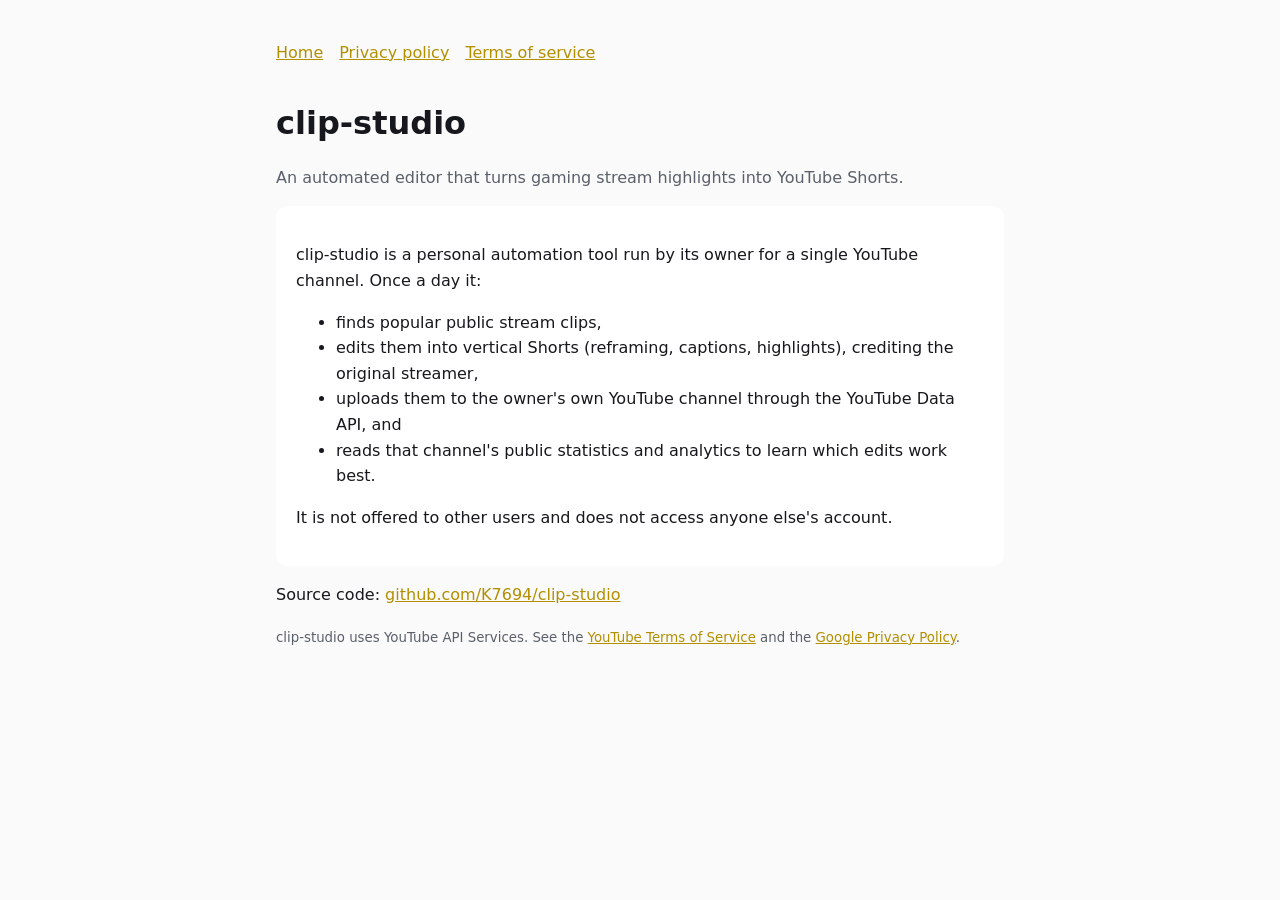
<file: docs/index.html>
<!doctype html>
<html lang="en"><head><meta charset="utf-8"><meta name="viewport" content="width=device-width,initial-scale=1">
<title>clip-studio</title><link rel="stylesheet" href="style.css"></head>
<body><main>
<nav><a href="./">Home</a><a href="privacy.html">Privacy policy</a><a href="terms.html">Terms of service</a></nav>
<h1>clip-studio</h1>
<p class="muted">An automated editor that turns gaming stream highlights into YouTube Shorts.</p>
<div class="card">
<p>clip-studio is a personal automation tool run by its owner for a single YouTube channel. Once a day it:</p>
<ul>
<li>finds popular public stream clips,</li>
<li>edits them into vertical Shorts (reframing, captions, highlights), crediting the original streamer,</li>
<li>uploads them to the owner's own YouTube channel through the YouTube Data API, and</li>
<li>reads that channel's public statistics and analytics to learn which edits work best.</li>
</ul>
<p>It is not offered to other users and does not access anyone else's account.</p>
</div>
<p>Source code: <a href="https://github.com/K7694/clip-studio">github.com/K7694/clip-studio</a></p>
<p><small>clip-studio uses YouTube API Services. See the <a href="https://www.youtube.com/t/terms">YouTube Terms of Service</a> and the <a href="https://policies.google.com/privacy">Google Privacy Policy</a>.</small></p>
</main></body></html>
</file>
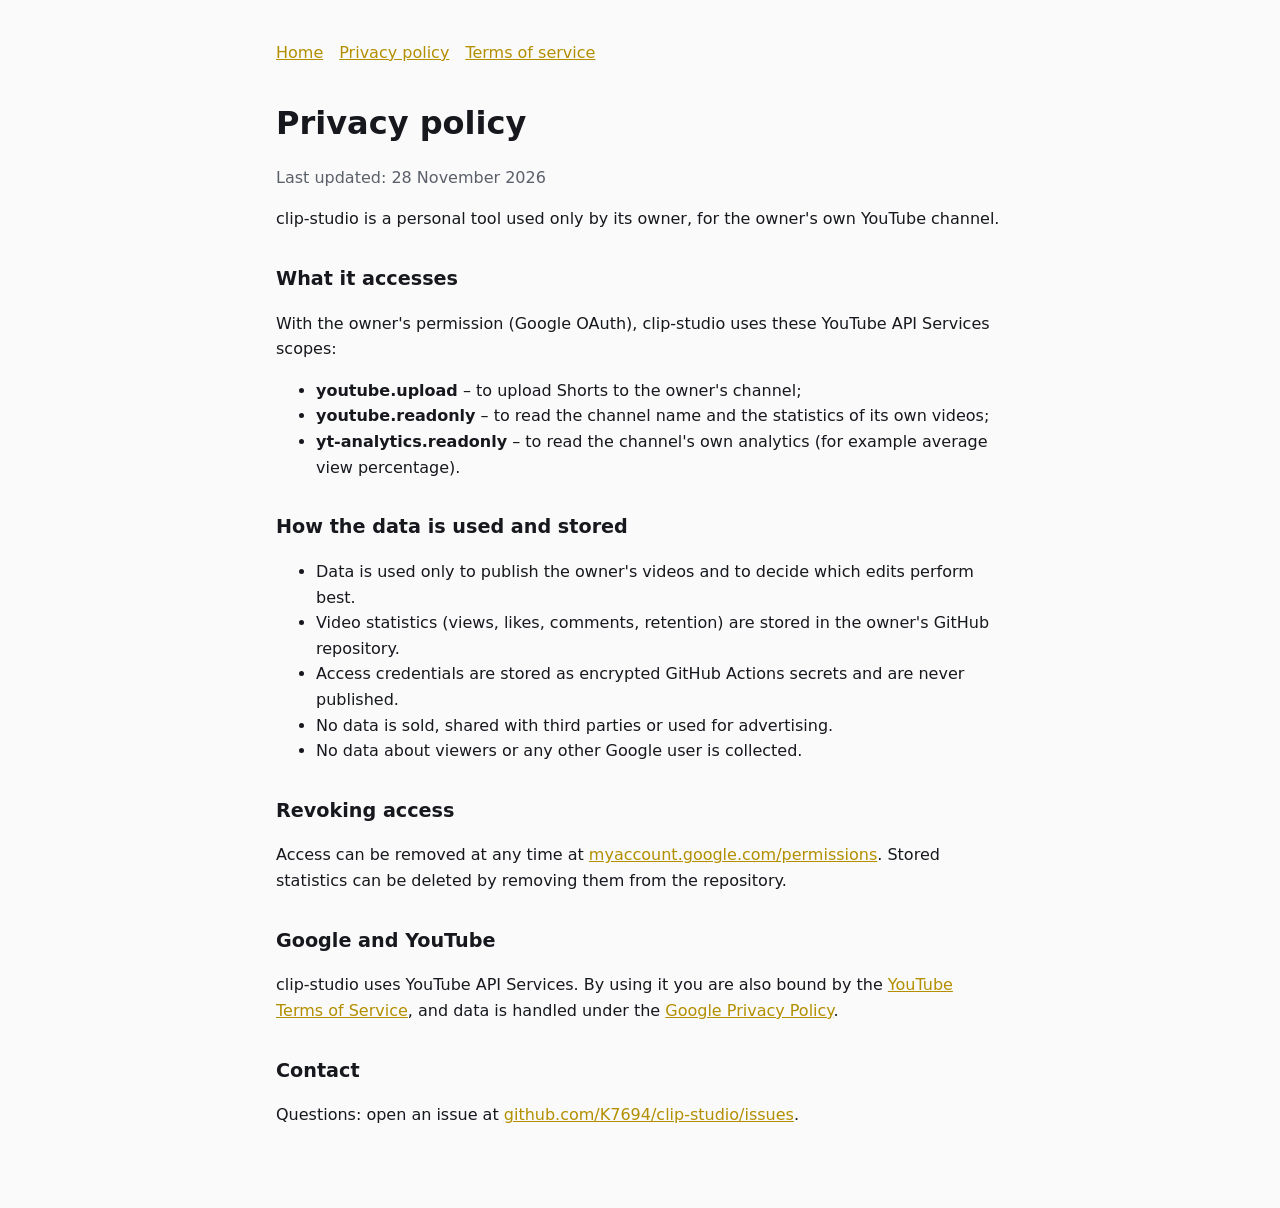
<file: docs/privacy.html>
<!doctype html>
<html lang="en"><head><meta charset="utf-8"><meta name="viewport" content="width=device-width,initial-scale=1">
<title>clip-studio privacy</title><link rel="stylesheet" href="style.css"></head>
<body><main>
<nav><a href="./">Home</a><a href="privacy.html">Privacy policy</a><a href="terms.html">Terms of service</a></nav>
<h1>Privacy policy</h1>
<p class="muted">Last updated: 28 November 2026</p>
<p>clip-studio is a personal tool used only by its owner, for the owner's own YouTube channel.</p>
<h2>What it accesses</h2>
<p>With the owner's permission (Google OAuth), clip-studio uses these YouTube API Services scopes:</p>
<ul>
<li><b>youtube.upload</b> – to upload Shorts to the owner's channel;</li>
<li><b>youtube.readonly</b> – to read the channel name and the statistics of its own videos;</li>
<li><b>yt-analytics.readonly</b> – to read the channel's own analytics (for example average view percentage).</li>
</ul>
<h2>How the data is used and stored</h2>
<ul>
<li>Data is used only to publish the owner's videos and to decide which edits perform best.</li>
<li>Video statistics (views, likes, comments, retention) are stored in the owner's GitHub repository.</li>
<li>Access credentials are stored as encrypted GitHub Actions secrets and are never published.</li>
<li>No data is sold, shared with third parties or used for advertising.</li>
<li>No data about viewers or any other Google user is collected.</li>
</ul>
<h2>Revoking access</h2>
<p>Access can be removed at any time at <a href="https://myaccount.google.com/permissions">myaccount.google.com/permissions</a>. Stored statistics can be deleted by removing them from the repository.</p>
<h2>Google and YouTube</h2>
<p>clip-studio uses YouTube API Services. By using it you are also bound by the <a href="https://www.youtube.com/t/terms">YouTube Terms of Service</a>, and data is handled under the <a href="https://policies.google.com/privacy">Google Privacy Policy</a>.</p>
<h2>Contact</h2>
<p>Questions: open an issue at <a href="https://github.com/K7694/clip-studio/issues">github.com/K7694/clip-studio/issues</a>.</p>
</main></body></html>
</file>
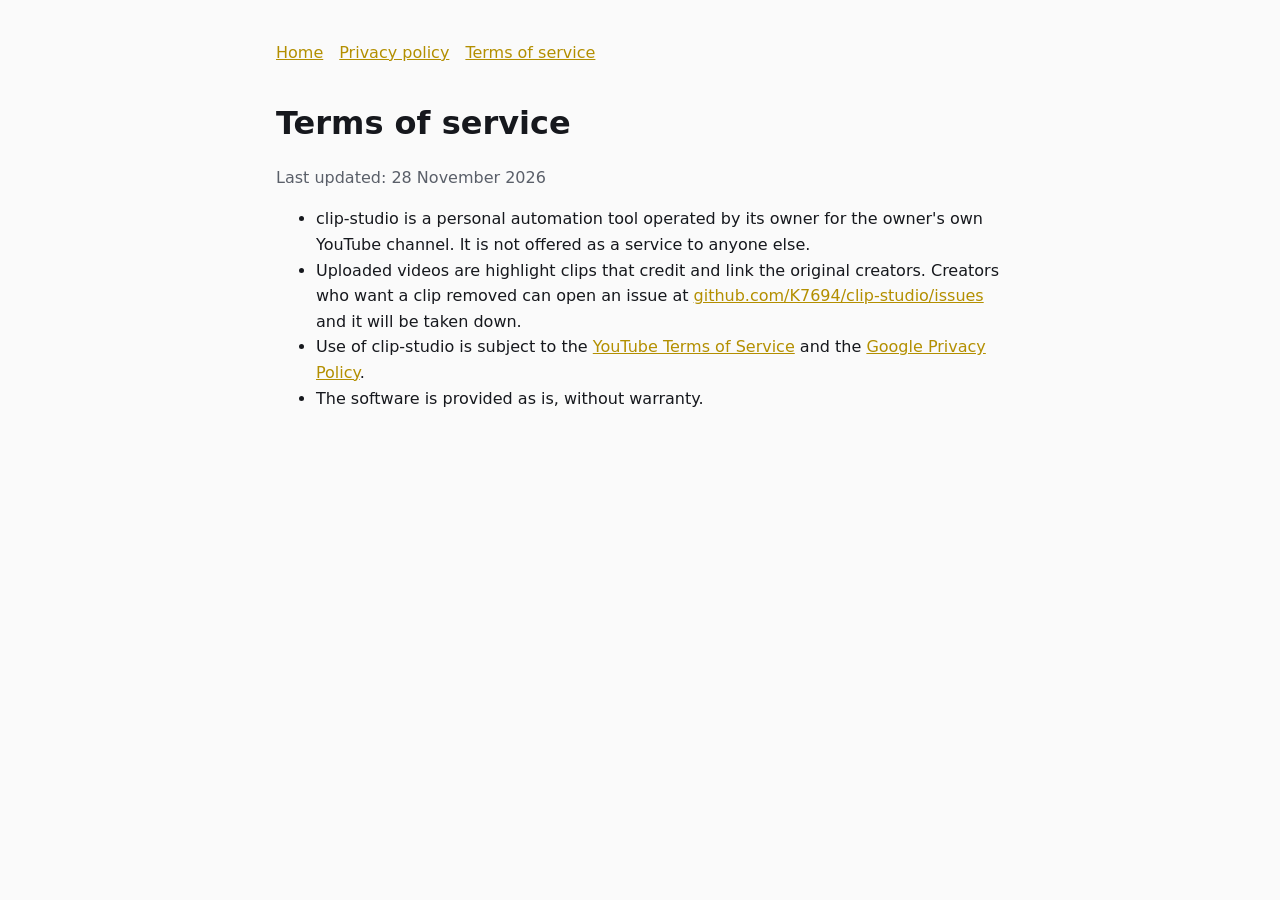
<file: docs/terms.html>
<!doctype html>
<html lang="en"><head><meta charset="utf-8"><meta name="viewport" content="width=device-width,initial-scale=1">
<title>clip-studio terms</title><link rel="stylesheet" href="style.css"></head>
<body><main>
<nav><a href="./">Home</a><a href="privacy.html">Privacy policy</a><a href="terms.html">Terms of service</a></nav>
<h1>Terms of service</h1>
<p class="muted">Last updated: 28 November 2026</p>
<ul>
<li>clip-studio is a personal automation tool operated by its owner for the owner's own YouTube channel. It is not offered as a service to anyone else.</li>
<li>Uploaded videos are highlight clips that credit and link the original creators. Creators who want a clip removed can open an issue at <a href="https://github.com/K7694/clip-studio/issues">github.com/K7694/clip-studio/issues</a> and it will be taken down.</li>
<li>Use of clip-studio is subject to the <a href="https://www.youtube.com/t/terms">YouTube Terms of Service</a> and the <a href="https://policies.google.com/privacy">Google Privacy Policy</a>.</li>
<li>The software is provided as is, without warranty.</li>
</ul>
</main></body></html>
</file>
<file: docs/style.css>
:root{--bg:#0f1115;--fg:#e8e8ea;--muted:#a3a6ad;--accent:#ffdd00;--card:#181b21}
@media (prefers-color-scheme: light){:root{--bg:#fafafa;--fg:#16181d;--muted:#5a5f69;--accent:#b38f00;--card:#fff}}
*{box-sizing:border-box}body{margin:0;background:var(--bg);color:var(--fg);font:16px/1.6 system-ui,-apple-system,Segoe UI,Roboto,sans-serif}
main{max-width:760px;margin:0 auto;padding:40px 16px 64px}h1{font-size:2rem;margin:0 0 8px}h2{margin-top:32px;font-size:1.2rem}
p,li{color:var(--fg)}small,.muted{color:var(--muted)}a{color:var(--accent)}nav{display:flex;gap:16px;flex-wrap:wrap;margin-bottom:32px}
.card{background:var(--card);border-radius:12px;padding:20px;margin:16px 0}
</file>
